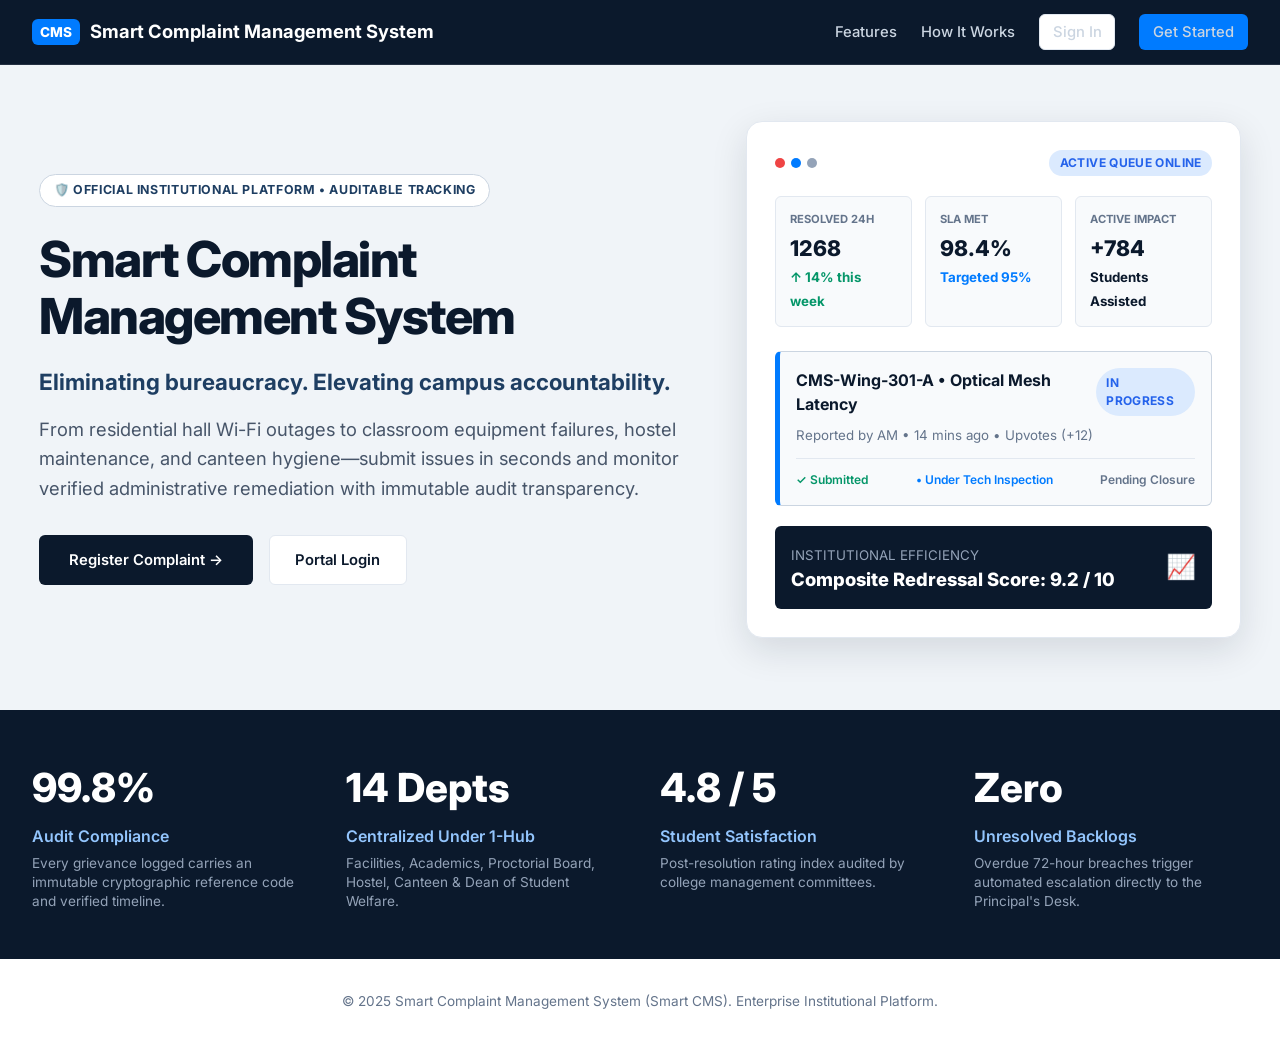
<file: frontend/index.html>
<!DOCTYPE html>
<html lang="en">
<head>
  <meta charset="UTF-8">
  <meta name="viewport" content="width=device-width, initial-scale=1.0">
  <title>Smart Complaint Management System | Smart CMS</title>
  <link rel="stylesheet" href="css/style.css">
  <link href="https://fonts.googleapis.com/css2?family=Inter:wght@400;500;600;700;800&display=swap" rel="stylesheet">
</head>
<body>

  <!-- Top Enterprise Navbar -->
  <header class="enterprise-navbar">
    <a href="index.html" class="brand-title">
      <span class="brand-badge">CMS</span>
      <span>Smart Complaint Management System</span>
    </a>
    <nav class="nav-links-right">
      <a href="#features">Features</a>
      <a href="#how-it-works">How It Works</a>
      <a href="login.html" class="btn btn-outline btn-sm">Sign In</a>
      <a href="signup.html" class="btn btn-primary btn-sm">Get Started</a>
    </nav>
  </header>

  <!-- Hero Section -->
  <section class="hero-section">
    <div>
      <div class="platform-pill">
        <span>🛡️ OFFICIAL INSTITUTIONAL PLATFORM &bull; AUDITABLE TRACKING</span>
      </div>
      <h1 class="hero-heading">
        Smart Complaint Management System
      </h1>
      <h3 style="color: var(--navy-surface); font-size: 1.4rem; margin-bottom: 1rem; font-weight: 700;">
        Eliminating bureaucracy. Elevating campus accountability.
      </h3>
      <p class="hero-desc">
        From residential hall Wi-Fi outages to classroom equipment failures, hostel maintenance, and canteen hygiene—submit issues in seconds and monitor verified administrative remediation with immutable audit transparency.
      </p>
      <div class="hero-actions">
        <a href="signup.html" class="btn btn-dark" style="padding: 0.8rem 1.8rem;">Register Complaint &rarr;</a>
        <a href="login.html" class="btn btn-outline" style="padding: 0.8rem 1.6rem;">Portal Login</a>
      </div>
    </div>

    <!-- Right-Hand Floating Card -->
    <div class="screenshot-preview-card">
      <div class="preview-top-row">
        <div class="traffic-dots">
          <div class="dot dot-red"></div>
          <div class="dot dot-blue"></div>
          <div class="dot dot-grey"></div>
        </div>
        <span class="badge badge-progress">Active Queue Online</span>
      </div>

      <div class="preview-metrics-grid">
        <div class="preview-mini-stat">
          <h6>RESOLVED 24H</h6>
          <div class="val">1268</div>
          <small style="color: var(--status-resolved); font-weight: 700;">&uarr; 14% this week</small>
        </div>
        <div class="preview-mini-stat">
          <h6>SLA MET</h6>
          <div class="val">98.4%</div>
          <small style="color: var(--accent-blue); font-weight: 700;">Targeted 95%</small>
        </div>
        <div class="preview-mini-stat">
          <h6>ACTIVE IMPACT</h6>
          <div class="val">+784</div>
          <small style="color: var(--navy-primary); font-weight: 700;">Students Assisted</small>
        </div>
      </div>

      <div class="live-ticket-strip">
        <div style="display: flex; justify-content: space-between; margin-bottom: 6px;">
          <strong style="color: var(--navy-primary);">CMS-Wing-301-A &bull; Optical Mesh Latency</strong>
          <span class="badge badge-progress">In Progress</span>
        </div>
        <small style="color: var(--text-muted);">Reported by AM &bull; 14 mins ago &bull; Upvotes (+12)</small>
        <div class="stepper-micro-preview">
          <span style="color: var(--status-resolved);">&check; Submitted</span>
          <span style="color: var(--accent-blue);">&bull; Under Tech Inspection</span>
          <span>Pending Closure</span>
        </div>
      </div>

      <div style="background: var(--navy-primary); color: white; padding: 1rem; border-radius: var(--radius-sm); display: flex; justify-content: space-between; align-items: center;">
        <div>
          <small style="color: #94A3B8; text-transform: uppercase;">INSTITUTIONAL EFFICIENCY</small>
          <div style="font-weight: 800; font-size: 1.15rem;">Composite Redressal Score: 9.2 / 10</div>
        </div>
        <div style="font-size: 1.5rem;">📈</div>
      </div>
    </div>
  </section>

  <!-- Bottom Dark Metrics Strip -->
  <section class="dark-metrics-banner">
    <div class="metrics-container">
      <div class="metric-col">
        <h3>99.8%</h3>
        <h5>Audit Compliance</h5>
        <p>Every grievance logged carries an immutable cryptographic reference code and verified timeline.</p>
      </div>
      <div class="metric-col">
        <h3>14 Depts</h3>
        <h5>Centralized Under 1-Hub</h5>
        <p>Facilities, Academics, Proctorial Board, Hostel, Canteen & Dean of Student Welfare.</p>
      </div>
      <div class="metric-col">
        <h3>4.8 / 5</h3>
        <h5>Student Satisfaction</h5>
        <p>Post-resolution rating index audited by college management committees.</p>
      </div>
      <div class="metric-col">
        <h3>Zero</h3>
        <h5>Unresolved Backlogs</h5>
        <p>Overdue 72-hour breaches trigger automated escalation directly to the Principal's Desk.</p>
      </div>
    </div>
  </section>

  <footer style="text-align: center; padding: 2rem; color: var(--text-muted); background: white; font-size: 0.85rem;">
    &copy; 2025 Smart Complaint Management System (Smart CMS). Enterprise Institutional Platform.
  </footer>

</body>
</html>
</file>
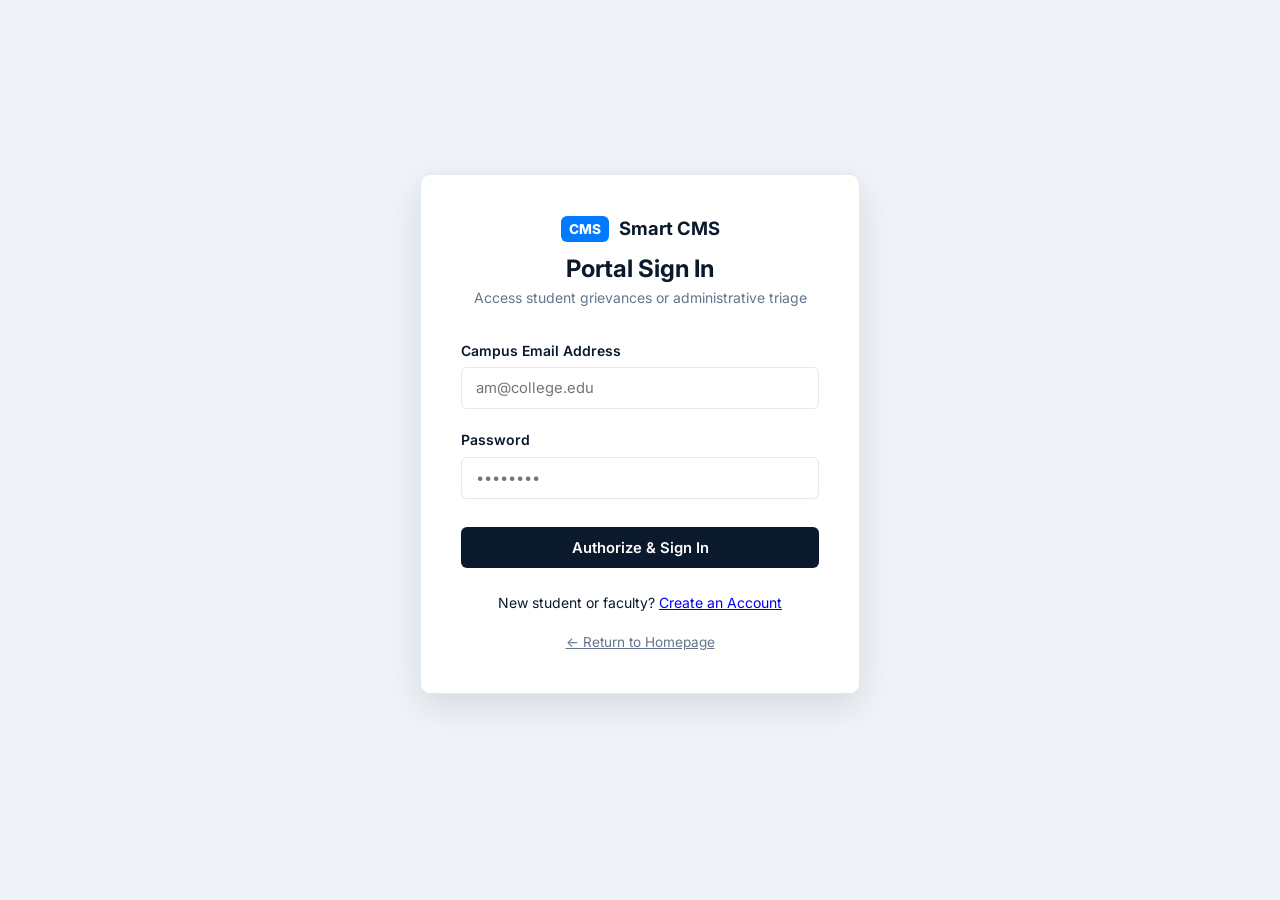
<file: frontend/login.html>
<!DOCTYPE html>
<html lang="en">
<head>
  <meta charset="UTF-8">
  <meta name="viewport" content="width=device-width, initial-scale=1.0">
  <title>Sign In | Smart CMS</title>
  <link rel="stylesheet" href="css/style.css">
  <link href="https://fonts.googleapis.com/css2?family=Inter:wght@400;500;600;700&display=swap" rel="stylesheet">
</head>
<body style="min-height: 100vh; display: flex; align-items: center; justify-content: center; background: var(--light-blue-bg);">

  <div class="content-card" style="width: 100%; max-width: 440px; padding: 2.5rem; box-shadow: var(--shadow-floating);">
    <div style="text-align: center; margin-bottom: 2rem;">
      <a href="index.html" class="brand-title" style="justify-content: center; margin-bottom: 0.5rem;">
        <span class="brand-badge">CMS</span>
        <span style="color: var(--navy-primary);">Smart CMS</span>
      </a>
      <h3 style="color: var(--navy-primary); font-size: 1.5rem;">Portal Sign In</h3>
      <p style="color: var(--text-muted); font-size: 0.875rem;">Access student grievances or administrative triage</p>
    </div>

    <div id="login-alert" style="display: none; padding: 0.75rem; border-radius: 6px; margin-bottom: 1rem; font-size: 0.85rem;"></div>

    <form onsubmit="handleLoginSubmit(event)">
      <div class="form-group">
        <label class="form-label">Campus Email Address</label>
        <input type="email" id="login-email" class="form-control" placeholder="am@college.edu" required>
      </div>

      <div class="form-group">
        <label class="form-label">Password</label>
        <input type="password" id="login-password" class="form-control" placeholder="••••••••" required>
      </div>

      <button type="submit" class="btn btn-dark" id="btn-login-submit" style="width: 100%; margin-top: 0.5rem;">
        Authorize & Sign In
      </button>

      <p style="text-align: center; margin-top: 1.5rem; font-size: 0.875rem;">
        New student or faculty? <a href="signup.html">Create an Account</a>
      </p>

      <div style="text-align: center; margin-top: 1rem;">
        <a href="index.html" style="font-size: 0.85rem; color: var(--text-muted);">&larr; Return to Homepage</a>
      </div>
    </form>
  </div>

  <script src="js/common.js"></script>
  <script src="js/auth.js"></script>
</body>
</html>
</file>
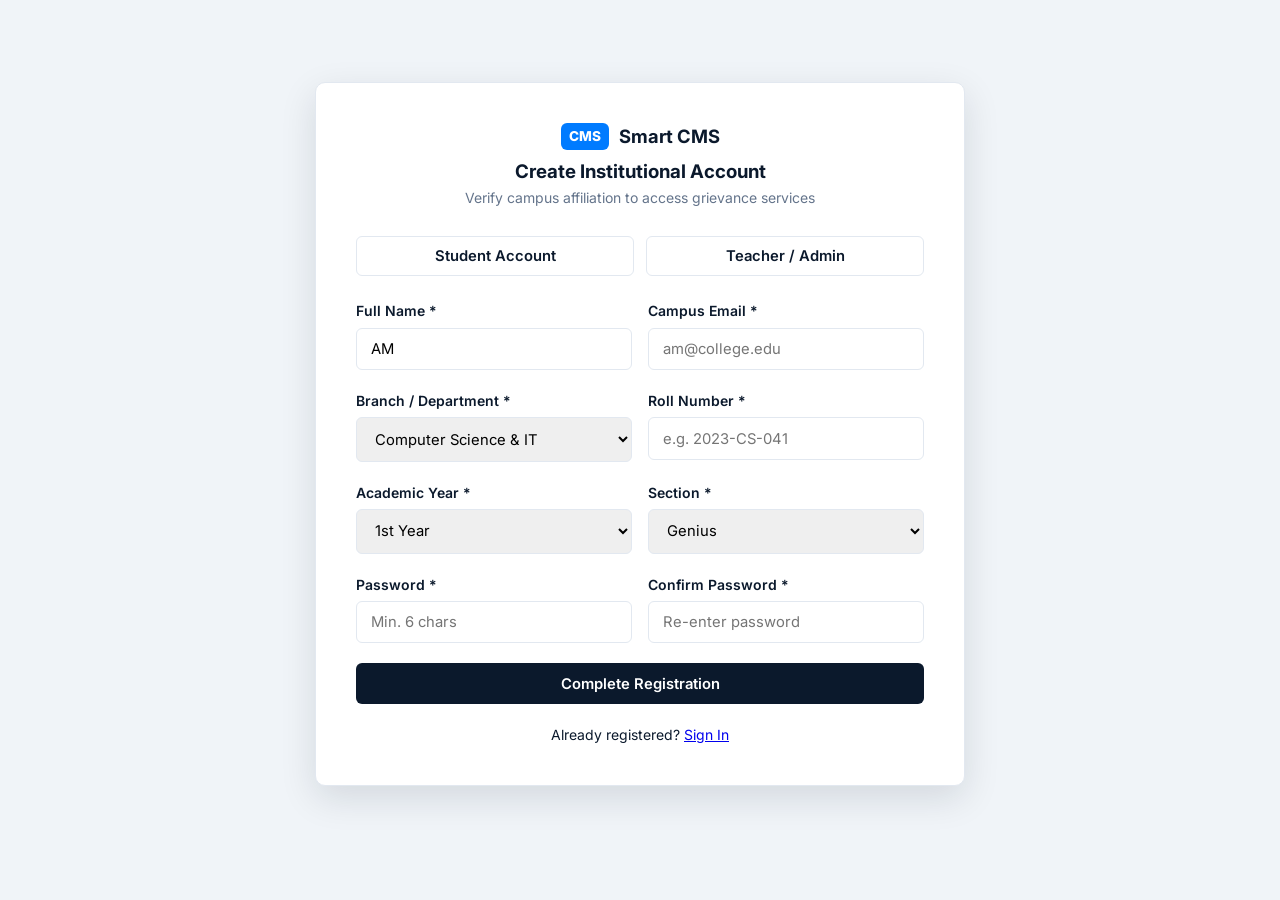
<file: frontend/signup.html>
<!DOCTYPE html>
<html lang="en">
<head>
  <meta charset="UTF-8">
  <meta name="viewport" content="width=device-width, initial-scale=1.0">
  <title>Create Account | Smart CMS</title>
  <link rel="stylesheet" href="css/style.css">
  <link href="https://fonts.googleapis.com/css2?family=Inter:wght@400;500;600;700&display=swap" rel="stylesheet">
</head>
<body style="min-height: 100vh; display: flex; align-items: center; justify-content: center; background: var(--light-blue-bg); padding: 2rem 1rem;">

  <div class="content-card" style="width: 100%; max-width: 650px; padding: 2.5rem; box-shadow: var(--shadow-floating);">
    <div style="text-align: center; margin-bottom: 1.75rem;">
      <a href="index.html" class="brand-title" style="justify-content: center; margin-bottom: 0.5rem;">
        <span class="brand-badge">CMS</span>
        <span style="color: var(--navy-primary);">Smart CMS</span>
      </a>
      <h3 style="color: var(--navy-primary);">Create Institutional Account</h3>
      <p style="color: var(--text-muted); font-size: 0.875rem;">Verify campus affiliation to access grievance services</p>
    </div>

    <!-- Role Tabs -->
    <div style="display: grid; grid-template-columns: 1fr 1fr; gap: 0.75rem; margin-bottom: 1.5rem;">
      <button type="button" class="btn btn-outline active" id="tab-role-student" onclick="setSignupRole('student')">Student Account</button>
      <button type="button" class="btn btn-outline" id="tab-role-admin" onclick="setSignupRole('admin')">Teacher / Admin</button>
    </div>

    <div id="signup-alert" style="display: none; padding: 0.75rem; border-radius: 6px; margin-bottom: 1rem; font-size: 0.85rem;"></div>

    <form onsubmit="handleSignupSubmit(event)">
      <div style="display: grid; grid-template-columns: 1fr 1fr; gap: 1rem;">
        <div class="form-group">
          <label class="form-label">Full Name *</label>
          <input type="text" id="reg-name" class="form-control" placeholder="AM" value="AM" required>
        </div>
        <div class="form-group">
          <label class="form-label">Campus Email *</label>
          <input type="email" id="reg-email" class="form-control" placeholder="am@college.edu" required>
        </div>
      </div>

      <!-- STUDENT DETAILS -->
      <div id="student-fields">
        <div style="display: grid; grid-template-columns: 1fr 1fr; gap: 1rem;">
          <div class="form-group">
            <label class="form-label">Branch / Department *</label>
            <select id="reg-dept" class="form-control">
              <option value="Computer Science & IT">Computer Science & IT</option>
              <option value="Electrical Engineering">Electrical Engineering</option>
              <option value="Mechanical Engineering">Mechanical Engineering</option>
              <option value="Civil Engineering">Civil Engineering</option>
              <option value="Electronics & Comm.">Electronics & Communication</option>
            </select>
          </div>
          <div class="form-group">
            <label class="form-label">Roll Number *</label>
            <input type="text" id="reg-roll" class="form-control" placeholder="e.g. 2023-CS-041">
          </div>
        </div>

        <div style="display: grid; grid-template-columns: 1fr 1fr; gap: 1rem;">
          <div class="form-group">
            <label class="form-label">Academic Year *</label>
            <select id="reg-year" class="form-control">
              <option value="1st Year">1st Year</option>
              <option value="2nd Year">2nd Year</option>
              <option value="3rd Year">3rd Year</option>
              <option value="4th Year">4th Year</option>
            </select>
          </div>
          <div class="form-group">
            <label class="form-label">Section *</label>
            <select id="reg-section" class="form-control">
              <option value="Genius">Genius</option>
              <option value="Brilliant">Brilliant</option>
              <option value="Smart">Smart</option>
              <option value="Expert">Expert</option>
              <option value="Scholar">Scholar</option>
              <option value="Bright">Bright</option>
              <option value="Other">Other</option>
            </select>
          </div>
        </div>
      </div>

      <!-- TEACHER / ADMIN DETAILS -->
      <div id="admin-fields" style="display: none;">
        <div style="display: grid; grid-template-columns: 1fr 1fr; gap: 1rem;">
          <div class="form-group">
            <label class="form-label">Admin ID / Employee ID *</label>
            <input type="text" id="reg-admin-id" class="form-control" placeholder="e.g. EMP-IT-8842">
          </div>
          <div class="form-group">
            <label class="form-label">Administrative Department *</label>
            <select id="reg-admin-dept" class="form-control">
              <option value="Estate & Maintenance">Estate & Maintenance Office</option>
              <option value="Library Management">Library Management</option>
              <option value="Canteen Committee">Canteen & Mess Committee</option>
              <option value="IT Services Support">IT & Network Services</option>
              <option value="Proctorial Board">Proctorial Board (Anti-Ragging)</option>
              <option value="Dean Academic Affairs">Dean Academic Affairs</option>
            </select>
          </div>
        </div>
      </div>

      <div style="display: grid; grid-template-columns: 1fr 1fr; gap: 1rem;">
        <div class="form-group">
          <label class="form-label">Password *</label>
          <input type="password" id="reg-pass" class="form-control" placeholder="Min. 6 chars" minlength="6" required>
        </div>
        <div class="form-group">
          <label class="form-label">Confirm Password *</label>
          <input type="password" id="reg-confirm-pass" class="form-control" placeholder="Re-enter password" minlength="6" required>
        </div>
      </div>

      <button type="submit" class="btn btn-dark" style="width: 100%;">Complete Registration</button>
      
      <p style="text-align: center; margin-top: 1.25rem; font-size: 0.875rem;">
        Already registered? <a href="login.html">Sign In</a>
      </p>
    </form>
  </div>

  <script src="js/common.js"></script>
  <script src="js/auth.js"></script>
</body>
</html>
</file>
<file: frontend/css/style.css>
:root {
  --navy-darkest: #071224;
  --navy-primary: #0B192C;
  --navy-surface: #1E3E62;
  --navy-card: #152A4A;
  --accent-blue: #007BFF;
  --accent-hover: #0056b3;
  --light-blue-bg: #F0F4F8;
  --light-blue-card: #E8F1F5;
  --white: #FFFFFF;
  --text-main: #0B192C;
  --text-muted: #64748B;
  --border-subtle: #E2E8F0;

  --status-pending: #D97706;
  --status-pending-bg: #FEF3C7;
  --status-progress: #2563EB;
  --status-progress-bg: #DBEAFE;
  --status-resolved: #059669;
  --status-resolved-bg: #D1FAE5;
  --status-urgent: #DC2626;
  --status-urgent-bg: #FEE2E2;

  --font-family: 'Inter', -apple-system, BlinkMacSystemFont, "Segoe UI", Roboto, sans-serif;
  --radius-sm: 6px;
  --radius-md: 10px;
  --radius-lg: 16px;
  --shadow-subtle: 0 4px 20px rgba(11, 25, 44, 0.06);
  --shadow-floating: 0 12px 36px rgba(11, 25, 44, 0.12);
  --transition: all 0.2s cubic-bezier(0.4, 0, 0.2, 1);
}

* {
  margin: 0;
  padding: 0;
  box-sizing: border-box;
  font-family: var(--font-family);
}

body {
  background-color: var(--light-blue-bg);
  color: var(--text-main);
  line-height: 1.5;
  -webkit-font-smoothing: antialiased;
}

.enterprise-navbar {
  background: var(--navy-primary);
  color: var(--white);
  padding: 0.9rem 2rem;
  display: flex;
  justify-content: space-between;
  align-items: center;
  border-bottom: 1px solid rgba(255, 255, 255, 0.1);
}

.brand-badge {
  background: var(--accent-blue);
  color: var(--white);
  padding: 3px 8px;
  border-radius: var(--radius-sm);
  font-weight: 800;
  font-size: 0.85rem;
}

.brand-title {
  color: var(--white);
  font-size: 1.15rem;
  font-weight: 700;
  text-decoration: none;
  display: flex;
  align-items: center;
  gap: 10px;
}

.brand-title:hover {
  text-decoration: none;
  opacity: 0.95;
}

.nav-links-right {
  display: flex;
  align-items: center;
  gap: 1.5rem;
}

.nav-links-right a {
  color: #CBD5E1;
  text-decoration: none;
  font-size: 0.925rem;
  font-weight: 500;
  transition: var(--transition);
}

.nav-links-right a:hover {
  color: var(--white);
  text-decoration: none;
}

.btn {
  display: inline-flex;
  align-items: center;
  justify-content: center;
  gap: 8px;
  padding: 0.65rem 1.35rem;
  font-size: 0.925rem;
  font-weight: 600;
  border-radius: var(--radius-sm);
  border: 1px solid transparent;
  cursor: pointer;
  transition: var(--transition);
  text-decoration: none;
}

.btn-primary {
  background-color: var(--accent-blue);
  color: var(--white);
}

.btn-primary:hover {
  background-color: var(--accent-hover);
  color: var(--white);
  text-decoration: none;
}

.btn-dark {
  background-color: var(--navy-primary);
  color: var(--white);
}

.btn-dark:hover {
  background-color: var(--navy-darkest);
  text-decoration: none;
}

.btn-outline {
  border-color: var(--border-subtle);
  background: var(--white);
  color: var(--navy-primary);
}

.btn-outline:hover {
  border-color: var(--accent-blue);
  color: var(--accent-blue);
  text-decoration: none;
}

.btn-sm {
  padding: 0.35rem 0.8rem;
  font-size: 0.825rem;
}

.hero-section {
  max-width: 1250px;
  margin: 3.5rem auto 4.5rem;
  padding: 0 1.5rem;
  display: grid;
  grid-template-columns: 1.25fr 0.95fr;
  align-items: center;
  gap: 3.5rem;
}

.platform-pill {
  display: inline-flex;
  align-items: center;
  gap: 8px;
  background: var(--white);
  border: 1px solid #CBD5E1;
  padding: 6px 14px;
  border-radius: 50px;
  font-size: 0.775rem;
  font-weight: 700;
  color: var(--navy-surface);
  text-transform: uppercase;
  letter-spacing: 0.05em;
  margin-bottom: 1.5rem;
}

.hero-heading {
  font-size: 3.1rem;
  font-weight: 800;
  color: var(--navy-primary);
  line-height: 1.15;
  margin-bottom: 1.25rem;
  letter-spacing: -0.03em;
}

.hero-desc {
  font-size: 1.15rem;
  color: #475569;
  line-height: 1.6;
  margin-bottom: 2rem;
}

.hero-actions {
  display: flex;
  gap: 1rem;
  align-items: center;
}

.screenshot-preview-card {
  background: var(--white);
  border-radius: var(--radius-lg);
  padding: 1.75rem;
  box-shadow: var(--shadow-floating);
  border: 1px solid var(--border-subtle);
}

.preview-top-row {
  display: flex;
  justify-content: space-between;
  align-items: center;
  margin-bottom: 1.25rem;
}

.traffic-dots {
  display: flex;
  gap: 6px;
}

.dot {
  width: 10px;
  height: 10px;
  border-radius: 50%;
}

.dot-red { background: #EF4444; }
.dot-blue { background: var(--accent-blue); }
.dot-grey { background: #94A3B8; }

.preview-metrics-grid {
  display: grid;
  grid-template-columns: 1fr 1fr 1fr;
  gap: 0.85rem;
  margin-bottom: 1.5rem;
}

.preview-mini-stat {
  background: #F8FAFC;
  border: 1px solid var(--border-subtle);
  border-radius: var(--radius-sm);
  padding: 0.85rem;
}

.preview-mini-stat h6 {
  font-size: 0.7rem;
  color: var(--text-muted);
  text-transform: uppercase;
  margin-bottom: 0.25rem;
}

.preview-mini-stat .val {
  font-size: 1.35rem;
  font-weight: 800;
  color: var(--navy-primary);
}

.live-ticket-strip {
  background: #F8FAFC;
  border: 1px solid #CBD5E1;
  border-left: 5px solid var(--accent-blue);
  border-radius: var(--radius-sm);
  padding: 1rem;
  margin-bottom: 1.25rem;
}

.stepper-micro-preview {
  display: flex;
  justify-content: space-between;
  font-size: 0.75rem;
  font-weight: 600;
  color: var(--text-muted);
  border-top: 1px solid var(--border-subtle);
  padding-top: 0.75rem;
  margin-top: 0.75rem;
}

.dark-metrics-banner {
  background: var(--navy-primary);
  color: var(--white);
  padding: 3rem 2rem;
  margin-top: 2rem;
}

.metrics-container {
  max-width: 1250px;
  margin: 0 auto;
  display: grid;
  grid-template-columns: repeat(4, 1fr);
  gap: 2.5rem;
}

.metric-col h3 {
  font-size: 2.5rem;
  font-weight: 800;
  color: var(--white);
  margin-bottom: 0.35rem;
}

.metric-col h5 {
  font-size: 1rem;
  color: #93C5FD;
  margin-bottom: 0.4rem;
  font-weight: 600;
}

.metric-col p {
  color: #94A3B8;
  font-size: 0.85rem;
  line-height: 1.4;
}

.notice-broadcast-wrapper {
  background: #EFF6FF;
  border: 1px solid #BFDBFE;
  border-left: 5px solid var(--accent-blue);
  border-radius: var(--radius-md);
  padding: 1rem 1.25rem;
  margin-bottom: 1.75rem;
  display: flex;
  align-items: center;
  justify-content: space-between;
}

.notice-pill-tag {
  background: var(--accent-blue);
  color: var(--white);
  font-size: 0.725rem;
  font-weight: 800;
  padding: 2px 8px;
  border-radius: 4px;
  text-transform: uppercase;
}

.zone-grid-cards {
  display: grid;
  grid-template-columns: repeat(auto-fit, minmax(140px, 1fr));
  gap: 1rem;
  margin-bottom: 1.5rem;
}

.zone-selector-card {
  background: var(--white);
  border: 2px solid var(--border-subtle);
  border-radius: var(--radius-md);
  padding: 1.15rem 0.75rem;
  text-align: center;
  cursor: pointer;
  transition: var(--transition);
}

.zone-selector-card:hover {
  border-color: var(--accent-blue);
  transform: translateY(-2px);
}

.zone-selector-card.active {
  border-color: var(--accent-blue);
  background: #EFF6FF;
}

.zone-icon {
  font-size: 1.75rem;
  margin-bottom: 0.4rem;
}

.zone-label {
  font-weight: 700;
  font-size: 0.875rem;
  color: var(--navy-primary);
}

.duplicate-alert-box {
  background: #FFFBEB;
  border: 1px solid #FCD34D;
  border-radius: var(--radius-sm);
  padding: 1rem;
  margin-bottom: 1.25rem;
  display: none;
}

.badge {
  display: inline-flex;
  align-items: center;
  padding: 0.25rem 0.65rem;
  font-size: 0.75rem;
  font-weight: 700;
  border-radius: 50px;
  text-transform: uppercase;
  letter-spacing: 0.03em;
}

.badge-pending { background-color: var(--status-pending-bg); color: var(--status-pending); }
.badge-progress { background-color: var(--status-progress-bg); color: var(--status-progress); }
.badge-resolved { background-color: var(--status-resolved-bg); color: var(--status-resolved); }
.badge-urgent { background-color: var(--status-urgent-bg); color: var(--status-urgent); }

.dashboard-layout {
  display: flex;
  min-height: 100vh;
}

.sidebar {
  width: 270px;
  background: var(--navy-primary);
  color: var(--white);
  display: flex;
  flex-direction: column;
  flex-shrink: 0;
}

.sidebar-header {
  padding: 1.5rem;
  border-bottom: 1px solid rgba(255, 255, 255, 0.08);
}

.sidebar-menu {
  list-style: none;
  padding: 1.25rem 0.75rem;
  flex: 1;
}

.sidebar-menu li a {
  display: flex;
  align-items: center;
  gap: 12px;
  padding: 0.75rem 1rem;
  color: #94A3B8;
  text-decoration: none;
  border-radius: var(--radius-sm);
  font-weight: 600;
  font-size: 0.925rem;
  transition: var(--transition);
  cursor: pointer;
}

.sidebar-menu li a:hover,
.sidebar-menu li a.active {
  background: rgba(255, 255, 255, 0.08);
  color: var(--white);
}

.sidebar-menu li a.active {
  background: var(--accent-blue);
  color: var(--white);
}

.main-workspace {
  flex: 1;
  display: flex;
  flex-direction: column;
  min-width: 0;
}

.topbar-header {
  background: var(--white);
  border-bottom: 1px solid var(--border-subtle);
  padding: 1rem 2rem;
  display: flex;
  justify-content: space-between;
  align-items: center;
}

.content-body {
  padding: 2rem;
  flex: 1;
}

.content-card {
  background: var(--white);
  border: 1px solid var(--border-subtle);
  border-radius: var(--radius-md);
  padding: 1.5rem;
  box-shadow: var(--shadow-subtle);
  margin-bottom: 2rem;
}

.content-card-header {
  display: flex;
  justify-content: space-between;
  align-items: center;
  margin-bottom: 1.25rem;
}

.table-responsive {
  width: 100%;
  overflow-x: auto;
}

table {
  width: 100%;
  border-collapse: collapse;
  text-align: left;
}

th, td {
  padding: 0.85rem 1rem;
  border-bottom: 1px solid var(--border-subtle);
  font-size: 0.9rem;
}

th {
  background: #F8FAFC;
  color: var(--text-muted);
  font-weight: 700;
  font-size: 0.775rem;
  text-transform: uppercase;
}

.tracking-stepper {
  display: flex;
  justify-content: space-between;
  align-items: center;
  margin: 2rem 0;
  position: relative;
}

.tracking-stepper::before {
  content: '';
  position: absolute;
  top: 18px;
  left: 0;
  right: 0;
  height: 4px;
  background: var(--border-subtle);
  z-index: 1;
}

.step-node {
  position: relative;
  z-index: 2;
  text-align: center;
  background: var(--white);
  padding: 0 10px;
}

.step-indicator-circle {
  width: 36px;
  height: 36px;
  border-radius: 50%;
  background: var(--white);
  border: 3px solid var(--border-subtle);
  display: flex;
  align-items: center;
  justify-content: center;
  margin: 0 auto 0.5rem;
  font-weight: 700;
  color: var(--text-muted);
}

.step-node.completed .step-indicator-circle {
  background: var(--status-resolved);
  border-color: var(--status-resolved);
  color: var(--white);
}

.step-node.current .step-indicator-circle {
  background: var(--accent-blue);
  border-color: var(--accent-blue);
  color: var(--white);
}

.form-group { margin-bottom: 1.25rem; }
.form-label { display: block; font-size: 0.875rem; font-weight: 600; margin-bottom: 0.4rem; color: var(--navy-primary); }
.form-control {
  width: 100%;
  padding: 0.7rem 0.9rem;
  border: 1px solid var(--border-subtle);
  border-radius: var(--radius-sm);
  font-size: 0.925rem;
  outline: none;
}
.form-control:focus { border-color: var(--accent-blue); }

.tab-pane { display: none; }
.tab-pane.active { display: block; }

@media (max-width: 900px) {
  .hero-section { grid-template-columns: 1fr; }
  .metrics-container { grid-template-columns: 1fr 1fr; }
  .dashboard-layout { flex-direction: column; }
  .sidebar { width: 100%; }
}
</file>
